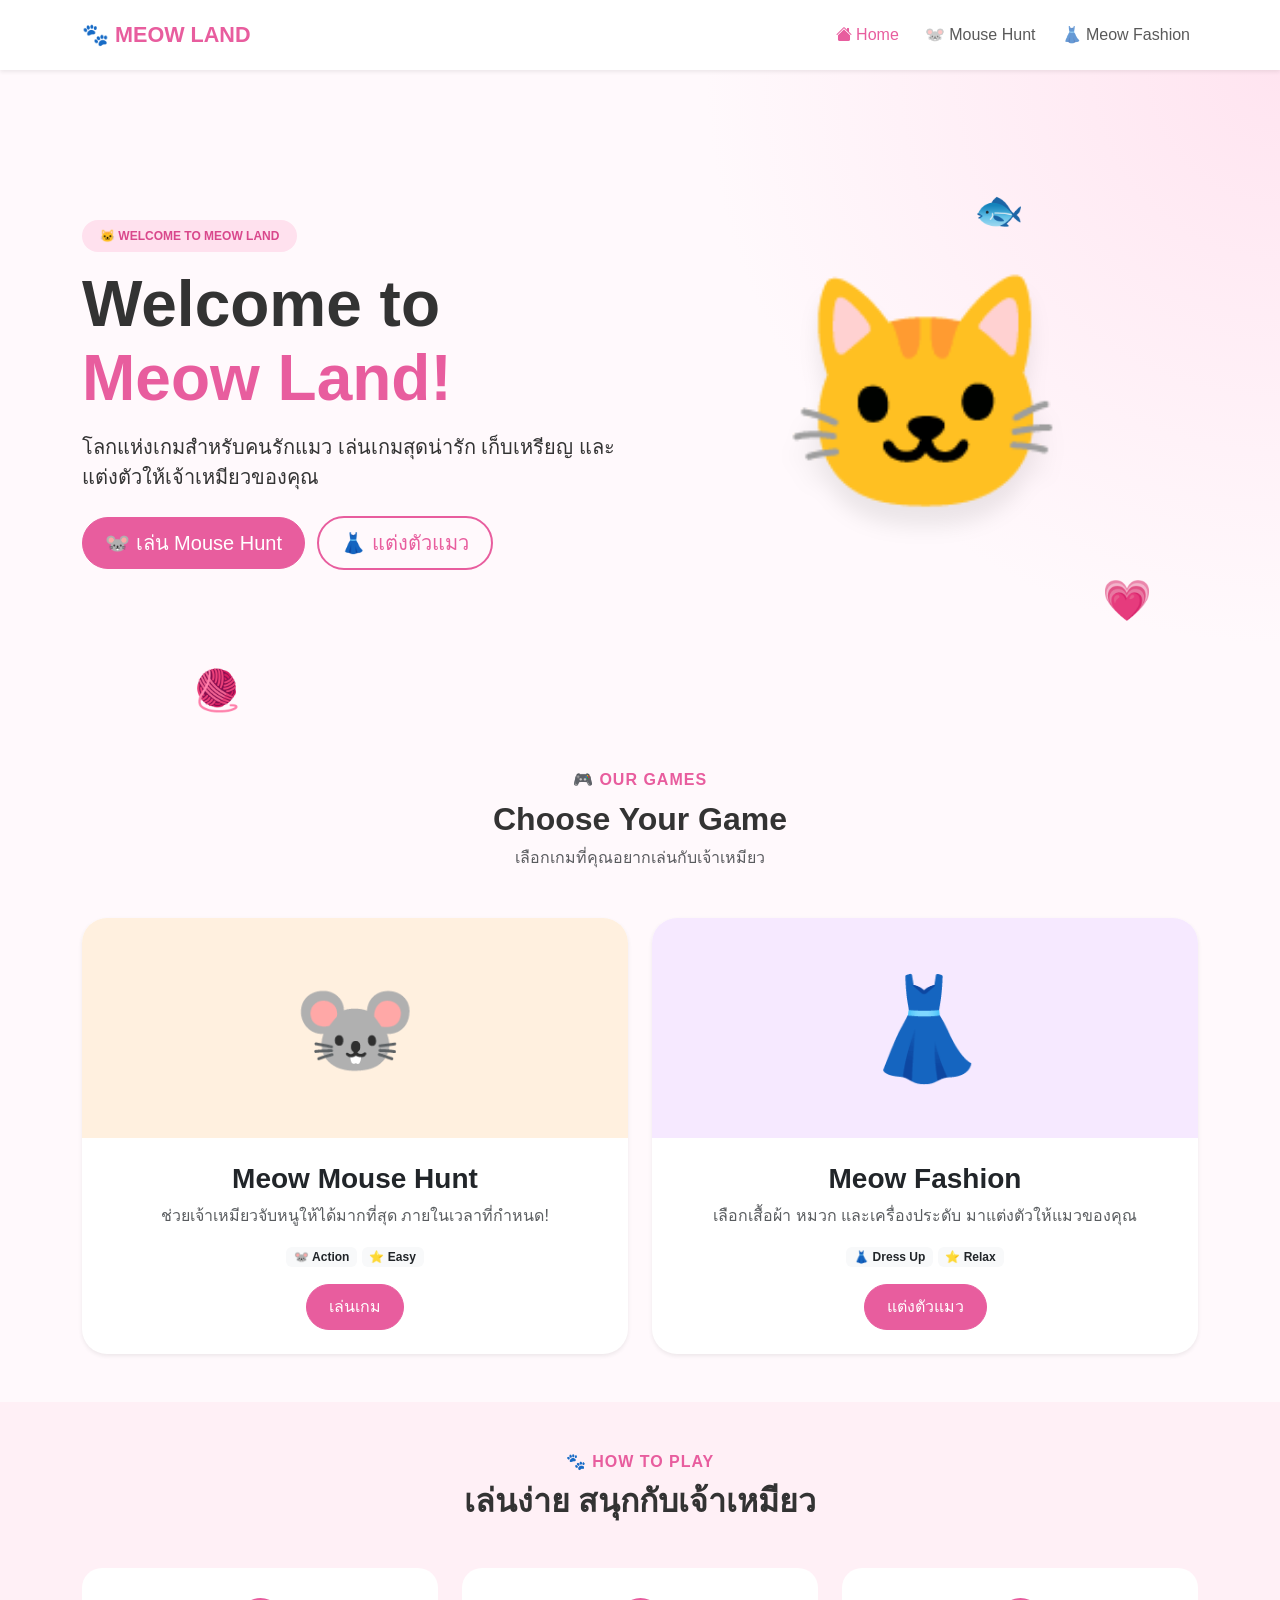
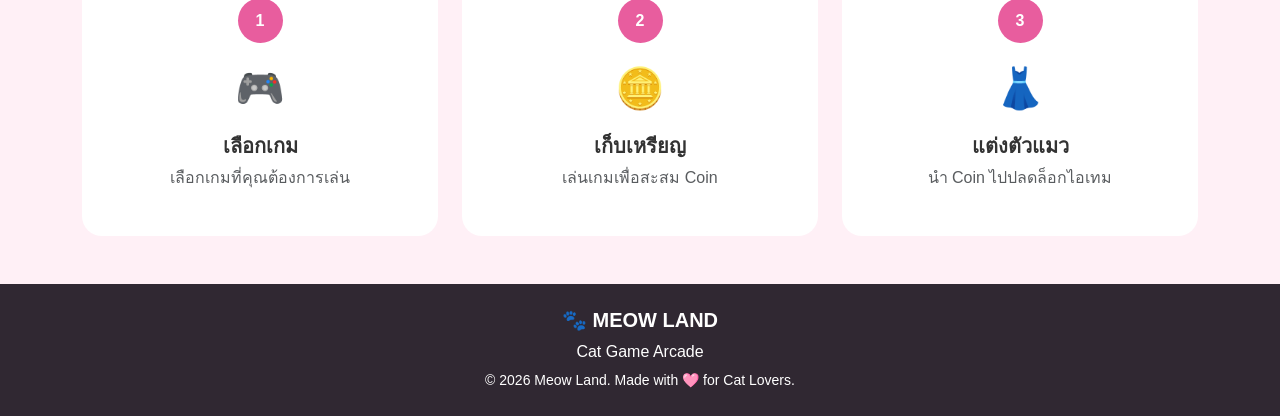
<file: Assignment 4/index.html>
<!DOCTYPE html>
<html lang="th">
<head>
    <meta charset="UTF-8">
    <meta name="viewport" content="width=device-width, initial-scale=1.0">

    <title>Meow Land | Cat Game Arcade</title>

    <!-- Bootstrap 5 CSS -->
    <link href="https://cdn.jsdelivr.net/npm/bootstrap@5.3.3/dist/css/bootstrap.min.css" rel="stylesheet">

    <!-- Bootstrap Icons -->
    <link rel="stylesheet" href="https://cdn.jsdelivr.net/npm/bootstrap-icons@1.11.3/font/bootstrap-icons.min.css">

    <!-- CSS ของเรา -->
    <link rel="stylesheet" href="style.css">
</head>

<body>

<!-- ================= NAVBAR ================= -->
<nav class="navbar navbar-expand-lg navbar-light bg-white sticky-top shadow-sm">
    <div class="container">

        <a class="navbar-brand fw-bold logo" href="index.html">
            🐾 MEOW LAND
        </a>

        <button class="navbar-toggler" type="button"
                data-bs-toggle="collapse"
                data-bs-target="#navbarNav">
            <span class="navbar-toggler-icon"></span>
        </button>

        <div class="collapse navbar-collapse" id="navbarNav">

            <ul class="navbar-nav ms-auto">

                <li class="nav-item">
                    <a class="nav-link active" href="index.html">
                        <i class="bi bi-house-fill"></i> Home
                    </a>
                </li>

                <li class="nav-item">
                    <a class="nav-link" href="mouse-hunt.html">
                        🐭 Mouse Hunt
                    </a>
                </li>

                <li class="nav-item">
                    <a class="nav-link" href="meow-fashion.html">
                        👗 Meow Fashion
                    </a>
                </li>

            </ul>

        </div>
    </div>
</nav>


<!-- ================= HERO ================= -->
<section class="hero-section">

    <div class="container">

        <div class="row align-items-center">

            <!-- ข้อความ -->
            <div class="col-lg-6 text-center text-lg-start">

                <span class="badge rounded-pill hero-badge mb-3">
                    🐱 WELCOME TO MEOW LAND
                </span>

                <h1 class="display-3 fw-bold">
                    Welcome to
                    <span class="text-pink">Meow Land!</span>
                </h1>

                <p class="lead mt-3">
                    โลกแห่งเกมสำหรับคนรักแมว
                    เล่นเกมสุดน่ารัก เก็บเหรียญ
                    และแต่งตัวให้เจ้าเหมียวของคุณ
                </p>

                <div class="mt-4">

                    <a href="mouse-hunt.html"
                       class="btn btn-pink btn-lg me-2">
                        🐭 เล่น Mouse Hunt
                    </a>

                    <a href="meow-fashion.html"
                       class="btn btn-outline-pink btn-lg">
                        👗 แต่งตัวแมว
                    </a>

                </div>

            </div>


            <!-- รูปแมว -->
            <div class="col-lg-6 text-center mt-5 mt-lg-0">

                <div class="cat-hero">
                    🐱
                </div>

                <div class="floating-item item-1">🐟</div>
                <div class="floating-item item-2">🧶</div>
                <div class="floating-item item-3">💗</div>

            </div>

        </div>

    </div>

</section>


<!-- ================= GAME SECTION ================= -->
<section class="py-5">

    <div class="container">

        <div class="text-center mb-5">

            <span class="section-label">
                🎮 OUR GAMES
            </span>

            <h2 class="fw-bold mt-2">
                Choose Your Game
            </h2>

            <p class="text-muted">
                เลือกเกมที่คุณอยากเล่นกับเจ้าเหมียว
            </p>

        </div>


        <div class="row g-4">

            <!-- GAME 1 -->
            <div class="col-md-6">

                <div class="card game-card h-100 border-0 shadow-sm">

                    <div class="game-icon mouse-icon">
                        🐭
                    </div>

                    <div class="card-body text-center p-4">

                        <h3 class="fw-bold">
                            Meow Mouse Hunt
                        </h3>

                        <p class="text-muted">
                            ช่วยเจ้าเหมียวจับหนูให้ได้มากที่สุด
                            ภายในเวลาที่กำหนด!
                        </p>

                        <div class="mb-3">
                            <span class="badge bg-light text-dark">
                                🐭 Action
                            </span>

                            <span class="badge bg-light text-dark">
                                ⭐ Easy
                            </span>
                        </div>

                        <a href="mouse-hunt.html"
                           class="btn btn-pink">
                            เล่นเกม
                        </a>

                    </div>

                </div>

            </div>


            <!-- GAME 2 -->
            <div class="col-md-6">

                <div class="card game-card h-100 border-0 shadow-sm">

                    <div class="game-icon fashion-icon">
                        👗
                    </div>

                    <div class="card-body text-center p-4">

                        <h3 class="fw-bold">
                            Meow Fashion
                        </h3>

                        <p class="text-muted">
                            เลือกเสื้อผ้า หมวก และเครื่องประดับ
                            มาแต่งตัวให้แมวของคุณ
                        </p>

                        <div class="mb-3">

                            <span class="badge bg-light text-dark">
                                👗 Dress Up
                            </span>

                            <span class="badge bg-light text-dark">
                                ⭐ Relax
                            </span>

                        </div>

                        <a href="meow-fashion.html"
                           class="btn btn-pink">
                            แต่งตัวแมว
                        </a>

                    </div>

                </div>

            </div>

        </div>

    </div>

</section>


<!-- ================= HOW TO PLAY ================= -->
<section class="how-section py-5">

    <div class="container">

        <div class="text-center mb-5">

            <span class="section-label">
                🐾 HOW TO PLAY
            </span>

            <h2 class="fw-bold mt-2">
                เล่นง่าย สนุกกับเจ้าเหมียว
            </h2>

        </div>


        <div class="row g-4 text-center">

            <div class="col-md-4">

                <div class="step-card">

                    <div class="step-number">
                        1
                    </div>

                    <div class="fs-1">
                        🎮
                    </div>

                    <h5 class="fw-bold mt-3">
                        เลือกเกม
                    </h5>

                    <p class="text-muted">
                        เลือกเกมที่คุณต้องการเล่น
                    </p>

                </div>

            </div>


            <div class="col-md-4">

                <div class="step-card">

                    <div class="step-number">
                        2
                    </div>

                    <div class="fs-1">
                        🪙
                    </div>

                    <h5 class="fw-bold mt-3">
                        เก็บเหรียญ
                    </h5>

                    <p class="text-muted">
                        เล่นเกมเพื่อสะสม Coin
                    </p>

                </div>

            </div>


            <div class="col-md-4">

                <div class="step-card">

                    <div class="step-number">
                        3
                    </div>

                    <div class="fs-1">
                        👗
                    </div>

                    <h5 class="fw-bold mt-3">
                        แต่งตัวแมว
                    </h5>

                    <p class="text-muted">
                        นำ Coin ไปปลดล็อกไอเทม
                    </p>

                </div>

            </div>

        </div>

    </div>

</section>


<!-- ================= FOOTER ================= -->
<footer class="footer py-4">

    <div class="container text-center">

        <h5 class="fw-bold">
            🐾 MEOW LAND
        </h5>

        <p class="mb-1">
            Cat Game Arcade
        </p>

        <small>
            © 2026 Meow Land. Made with 🩷 for Cat Lovers.
        </small>

    </div>

</footer>


<!-- Bootstrap 5 JS -->
<script src="https://cdn.jsdelivr.net/npm/bootstrap@5.3.3/dist/js/bootstrap.bundle.min.js"></script>

</body>
</html>
</file>
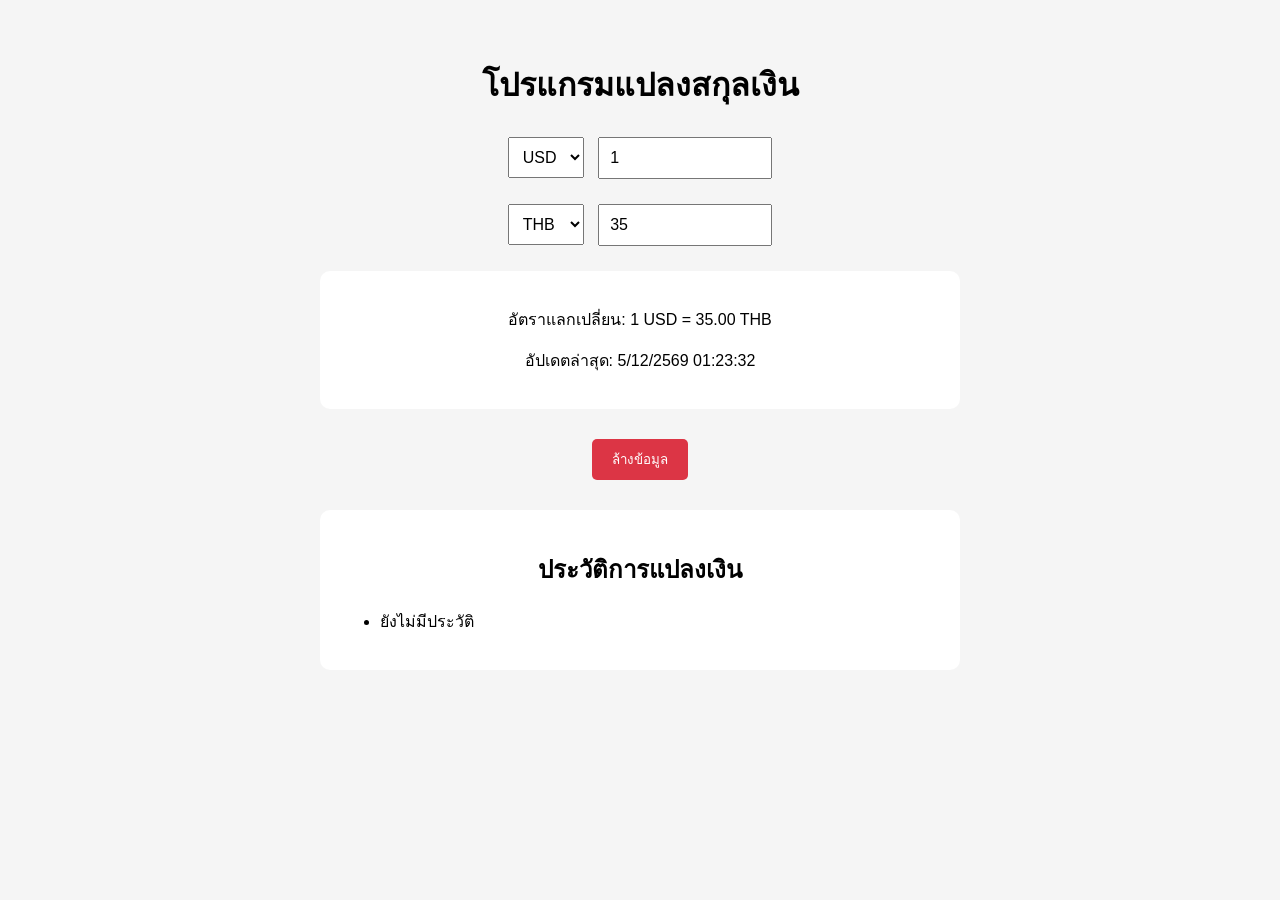
<file: money.html>
<!DOCTYPE html>
<html lang="th">
<head>
    <meta charset="UTF-8">
    <meta name="viewport" content="width=device-width, initial-scale=1.0">
    <title>โปรแกรมแปลงสกุลเงิน</title>

    <style>
        body {
            font-family: Arial, sans-serif;
            text-align: center;
            background-color: #f5f5f5;
            padding: 30px;
        }

        .currency {
            margin: 15px;
        }

        select,
        input {
            padding: 10px;
            font-size: 16px;
            margin: 5px;
        }

        input {
            width: 150px;
        }

        button {
            padding: 10px 20px;
            margin: 10px;
            cursor: pointer;
            border: none;
            border-radius: 5px;
            background-color: #dc3545;
            color: white;
        }

        button:hover {
            background-color: #c82333;
        }

        .box {
            background: white;
            padding: 20px;
            margin: 20px auto;
            max-width: 600px;
            border-radius: 10px;
        }

        #history-list {
            text-align: left;
        }
    </style>
</head>

<body>

    <h1>โปรแกรมแปลงสกุลเงิน</h1>

    <!-- ช่องที่ 1 -->
    <div class="currency">
        <select id="currency-one">
            <option value="USD">USD</option>
            <option value="THB">THB</option>
            <option value="EUR">EUR</option>
        </select>

        <input
            type="number"
            id="amount-one"
            value="1"
            min="0"
        >
    </div>


    <!-- ช่องที่ 2 -->
    <div class="currency">
        <select id="currency-two">
            <option value="USD">USD</option>
            <option value="THB" selected>THB</option>
            <option value="EUR">EUR</option>
        </select>

        <input
            type="number"
            id="amount-two"
            value="35"
            min="0"
        >
    </div>


    <!-- ข้อ 4 แสดงอัตราแลกเปลี่ยน -->
    <div class="box">

        <p id="rate">
            อัตราแลกเปลี่ยน: 1 USD = 35 THB
        </p>

        <p id="updated-time">
            อัปเดตล่าสุด: -
        </p>

    </div>


    <!-- ข้อ 3 ปุ่มล้างข้อมูล -->
    <button id="reset-btn">
        ล้างข้อมูล
    </button>


    <!-- ข้อ 2 ประวัติ -->
    <div class="box">

        <h2>ประวัติการแปลงเงิน</h2>

        <ul id="history-list"></ul>

    </div>


    <script>

        // =========================
        // ตัวแปร
        // =========================

        const currencyOne =
            document.getElementById("currency-one");

        const currencyTwo =
            document.getElementById("currency-two");

        const amountOne =
            document.getElementById("amount-one");

        const amountTwo =
            document.getElementById("amount-two");

        const rateText =
            document.getElementById("rate");

        const updatedTime =
            document.getElementById("updated-time");

        const resetBtn =
            document.getElementById("reset-btn");

        const historyList =
            document.getElementById("history-list");


        // =========================
        // อัตราแลกเปลี่ยน
        // 1 USD = 35 THB
        // =========================

        const rates = {
            USD: 1,
            THB: 35,
            EUR: 0.92
        };


        // =========================
        // หาค่าอัตราแลกเปลี่ยน
        // =========================

        function getRate(from, to) {

            return rates[to] / rates[from];

        }


        // =========================
        // ข้อ 1
        // amount-one → amount-two
        // =========================

        function calculateFromOne() {

            const from = currencyOne.value;
            const to = currencyTwo.value;

            const amount = Number(amountOne.value);

            if (amountOne.value === "") {

                amountTwo.value = "";

                return;
            }

            const rate = getRate(from, to);

            const result = amount * rate;

            amountTwo.value = result.toFixed(2);

            updateRate(from, to);

            saveHistory(
                amount,
                from,
                result,
                to
            );
        }


        // =========================
        // ข้อ 1
        // amount-two → amount-one
        // =========================

        function calculateFromTwo() {

            const from = currencyOne.value;
            const to = currencyTwo.value;

            const amount = Number(amountTwo.value);

            if (amountTwo.value === "") {

                amountOne.value = "";

                return;
            }

            const rate = getRate(to, from);

            const result = amount * rate;

            amountOne.value = result.toFixed(2);

            updateRate(from, to);

            saveHistory(
                result,
                from,
                amount,
                to
            );
        }


        // =========================
        // ข้อ 4
        // แสดงอัตราและเวลาล่าสุด
        // =========================

        function updateRate(from, to) {

            const rate = getRate(from, to);

            rateText.textContent =
                `อัตราแลกเปลี่ยน: 1 ${from} = ${rate.toFixed(2)} ${to}`;

            const now = new Date();

            updatedTime.textContent =
                `อัปเดตล่าสุด: ${now.toLocaleString("th-TH")}`;
        }


        // =========================
        // ข้อ 2
        // บันทึกประวัติ
        // =========================

        function saveHistory(
            amountFrom,
            currencyFrom,
            amountTo,
            currencyTo
        ) {

            let history =
                JSON.parse(
                    localStorage.getItem("currencyHistory")
                ) || [];


            const item = {

                amountFrom: amountFrom,

                currencyFrom: currencyFrom,

                amountTo: amountTo,

                currencyTo: currencyTo,

                time: new Date().toLocaleString("th-TH")
            };


            // เพิ่มรายการใหม่ด้านบน
            history.unshift(item);


            // เก็บแค่ 10 รายการล่าสุด
            history = history.slice(0, 10);


            localStorage.setItem(
                "currencyHistory",
                JSON.stringify(history)
            );


            showHistory();
        }


        // =========================
        // แสดงประวัติ
        // =========================

        function showHistory() {

            const history =
                JSON.parse(
                    localStorage.getItem("currencyHistory")
                ) || [];


            historyList.innerHTML = "";


            if (history.length === 0) {

                const li =
                    document.createElement("li");

                li.textContent =
                    "ยังไม่มีประวัติ";

                historyList.appendChild(li);

                return;
            }


            history.forEach(function(item) {

                const li =
                    document.createElement("li");

                li.textContent =
                    `${Number(item.amountFrom).toFixed(2)} ` +
                    `${item.currencyFrom} → ` +
                    `${Number(item.amountTo).toFixed(2)} ` +
                    `${item.currencyTo} ` +
                    `(${item.time})`;

                historyList.appendChild(li);

            });
        }


        // =========================
        // ข้อ 3
        // ล้างข้อมูล
        // กลับเป็น 1 USD = 35 THB
        // =========================

        resetBtn.addEventListener(
            "click",
            function() {

                currencyOne.value = "USD";

                currencyTwo.value = "THB";

                amountOne.value = "1";

                amountTwo.value = "35";

                updateRate("USD", "THB");

            }
        );


        // =========================
        // กรอกช่อง amount-one
        // =========================

        amountOne.addEventListener(
            "input",
            function() {

                calculateFromOne();

            }
        );


        // =========================
        // กรอกช่อง amount-two
        // =========================

        amountTwo.addEventListener(
            "input",
            function() {

                calculateFromTwo();

            }
        );


        // =========================
        // เปลี่ยนสกุลเงินช่องแรก
        // =========================

        currencyOne.addEventListener(
            "change",
            function() {

                calculateFromOne();

            }
        );


        // =========================
        // เปลี่ยนสกุลเงินช่องสอง
        // =========================

        currencyTwo.addEventListener(
            "change",
            function() {

                calculateFromOne();

            }
        );


        // =========================
        // เริ่มต้นโปรแกรม
        // =========================

        updateRate("USD", "THB");

        showHistory();

    </script>

</body>
</html>
</file>
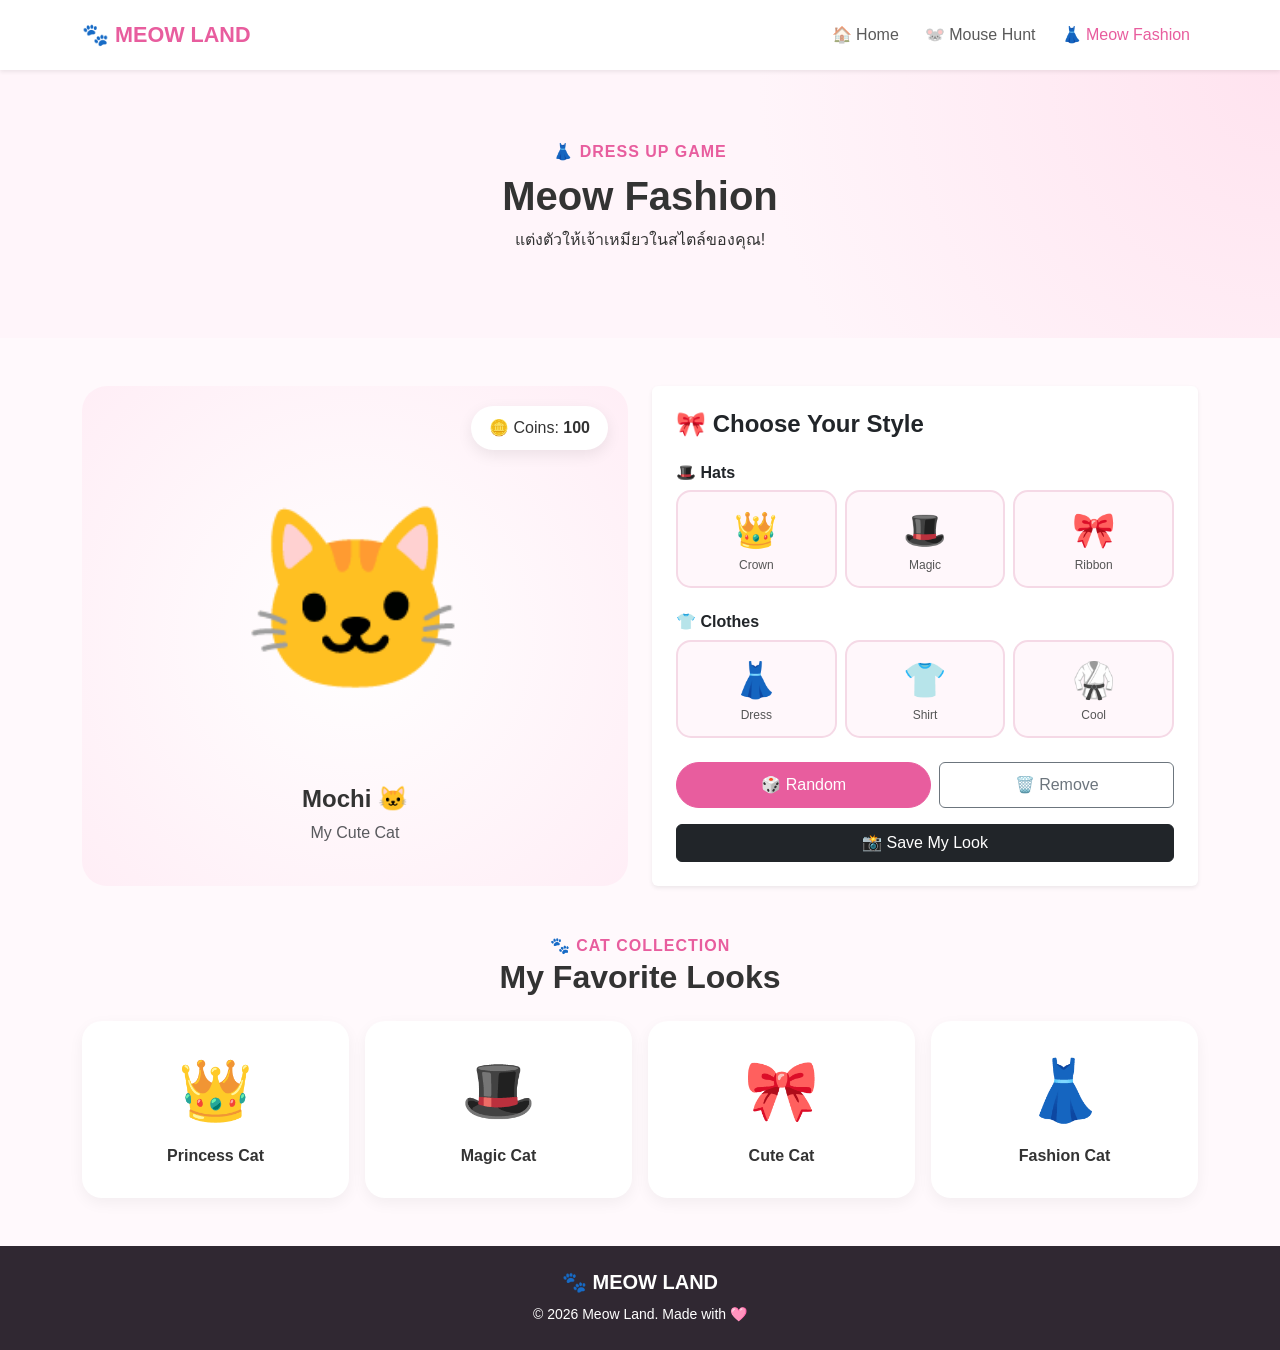
<file: Assignment 4/meow-fashion.html>
<!DOCTYPE html>
<html lang="th">

<head>

    <meta charset="UTF-8">

    <meta name="viewport"
          content="width=device-width, initial-scale=1.0">

    <title>Meow Fashion | Meow Land</title>


    <!-- Bootstrap 5 -->
    <link href="https://cdn.jsdelivr.net/npm/bootstrap@5.3.3/dist/css/bootstrap.min.css"
          rel="stylesheet">


    <link rel="stylesheet"
          href="https://cdn.jsdelivr.net/npm/bootstrap-icons@1.11.3/font/bootstrap-icons.min.css">


    <!-- CSS -->
    <link rel="stylesheet"
          href="style.css">

</head>


<body>


<!-- ================= NAVBAR ================= -->

<nav class="navbar navbar-expand-lg navbar-light bg-white sticky-top shadow-sm">

    <div class="container">

        <a class="navbar-brand fw-bold logo"
           href="index.html">

            🐾 MEOW LAND

        </a>


        <button class="navbar-toggler"
                data-bs-toggle="collapse"
                data-bs-target="#navbarNav">

            <span class="navbar-toggler-icon"></span>

        </button>


        <div class="collapse navbar-collapse"
             id="navbarNav">

            <ul class="navbar-nav ms-auto">

                <li class="nav-item">

                    <a class="nav-link"
                       href="index.html">

                        🏠 Home

                    </a>

                </li>


                <li class="nav-item">

                    <a class="nav-link"
                       href="mouse-hunt.html">

                        🐭 Mouse Hunt

                    </a>

                </li>


                <li class="nav-item">

                    <a class="nav-link active"
                       href="meow-fashion.html">

                        👗 Meow Fashion

                    </a>

                </li>

            </ul>

        </div>

    </div>

</nav>



<!-- ================= HEADER ================= -->

<section class="game-header">

    <div class="container text-center">

        <span class="section-label">
            👗 DRESS UP GAME
        </span>

        <h1 class="fw-bold mt-2">
            Meow Fashion
        </h1>

        <p>
            แต่งตัวให้เจ้าเหมียวในสไตล์ของคุณ!
        </p>

    </div>

</section>



<!-- ================= FASHION GAME ================= -->

<section class="py-5">

    <div class="container">

        <div class="row g-4 align-items-center">


            <!-- CAT PREVIEW -->

            <div class="col-lg-6">

                <div class="cat-preview">

                    <div class="coin-display">

                        🪙 Coins:
                        <strong id="fashionCoins">
                            100
                        </strong>

                    </div>


                    <div class="cat-character">

                        <div id="hat"
                             class="cat-item">
                        </div>


                        <div id="catBody">

                            🐱

                        </div>


                        <div id="outfit"
                             class="cat-item">

                        </div>

                    </div>


                    <h4 class="fw-bold mt-4"
                        id="catName">

                        Mochi 🐱

                    </h4>


                    <p class="text-muted">

                        My Cute Cat

                    </p>

                </div>

            </div>



            <!-- ITEMS -->

            <div class="col-lg-6">

                <div class="card border-0 shadow-sm">

                    <div class="card-body p-4">

                        <h4 class="fw-bold mb-4">

                            🎀 Choose Your Style

                        </h4>


                        <!-- HATS -->

                        <h6 class="fw-bold">

                            🎩 Hats

                        </h6>


                        <div class="row g-2 mb-4">

                            <div class="col-4">

                                <button class="item-btn"
                                        onclick="wearItem('hat','👑')">

                                    👑
                                    <small>Crown</small>

                                </button>

                            </div>


                            <div class="col-4">

                                <button class="item-btn"
                                        onclick="wearItem('hat','🎩')">

                                    🎩
                                    <small>Magic</small>

                                </button>

                            </div>


                            <div class="col-4">

                                <button class="item-btn"
                                        onclick="wearItem('hat','🎀')">

                                    🎀
                                    <small>Ribbon</small>

                                </button>

                            </div>

                        </div>



                        <!-- CLOTHES -->

                        <h6 class="fw-bold">

                            👕 Clothes

                        </h6>


                        <div class="row g-2 mb-4">

                            <div class="col-4">

                                <button class="item-btn"
                                        onclick="wearItem('outfit','👗')">

                                    👗
                                    <small>Dress</small>

                                </button>

                            </div>


                            <div class="col-4">

                                <button class="item-btn"
                                        onclick="wearItem('outfit','👕')">

                                    👕
                                    <small>Shirt</small>

                                </button>

                            </div>


                            <div class="col-4">

                                <button class="item-btn"
                                        onclick="wearItem('outfit','🥋')">

                                    🥋
                                    <small>Cool</small>

                                </button>

                            </div>

                        </div>



                        <!-- BUTTON -->

                        <div class="d-flex gap-2">

                            <button class="btn btn-pink flex-fill"
                                    onclick="randomOutfit()">

                                🎲 Random

                            </button>


                            <button class="btn btn-outline-secondary flex-fill"
                                    onclick="removeOutfit()">

                                🗑️ Remove

                            </button>

                        </div>


                        <button class="btn btn-dark w-100 mt-3"
                                onclick="saveLook()">

                            📸 Save My Look

                        </button>

                    </div>

                </div>

            </div>

        </div>


        <!-- ================= COLLECTION ================= -->

        <div class="mt-5">

            <div class="text-center mb-4">

                <span class="section-label">
                    🐾 CAT COLLECTION
                </span>

                <h2 class="fw-bold">
                    My Favorite Looks
                </h2>

            </div>


            <div class="row g-3">


                <div class="col-6 col-md-3">

                    <div class="collection-card">

                        <div>
                            👑
                        </div>

                        <h6 class="fw-bold">
                            Princess Cat
                        </h6>

                    </div>

                </div>


                <div class="col-6 col-md-3">

                    <div class="collection-card">

                        <div>
                            🎩
                        </div>

                        <h6 class="fw-bold">
                            Magic Cat
                        </h6>

                    </div>

                </div>


                <div class="col-6 col-md-3">

                    <div class="collection-card">

                        <div>
                            🎀
                        </div>

                        <h6 class="fw-bold">
                            Cute Cat
                        </h6>

                    </div>

                </div>


                <div class="col-6 col-md-3">

                    <div class="collection-card">

                        <div>
                            👗
                        </div>

                        <h6 class="fw-bold">
                            Fashion Cat
                        </h6>

                    </div>

                </div>


            </div>

        </div>

    </div>

</section>



<!-- FOOTER -->

<footer class="footer py-4">

    <div class="container text-center">

        <h5 class="fw-bold">
            🐾 MEOW LAND
        </h5>

        <small>
            © 2026 Meow Land. Made with 🩷
        </small>

    </div>

</footer>



<!-- Bootstrap JS -->

<script src="https://cdn.jsdelivr.net/npm/bootstrap@5.3.3/dist/js/bootstrap.bundle.min.js"></script>


<!-- JavaScript -->

<script src="script.js"></script>

</body>

</html>
</file>
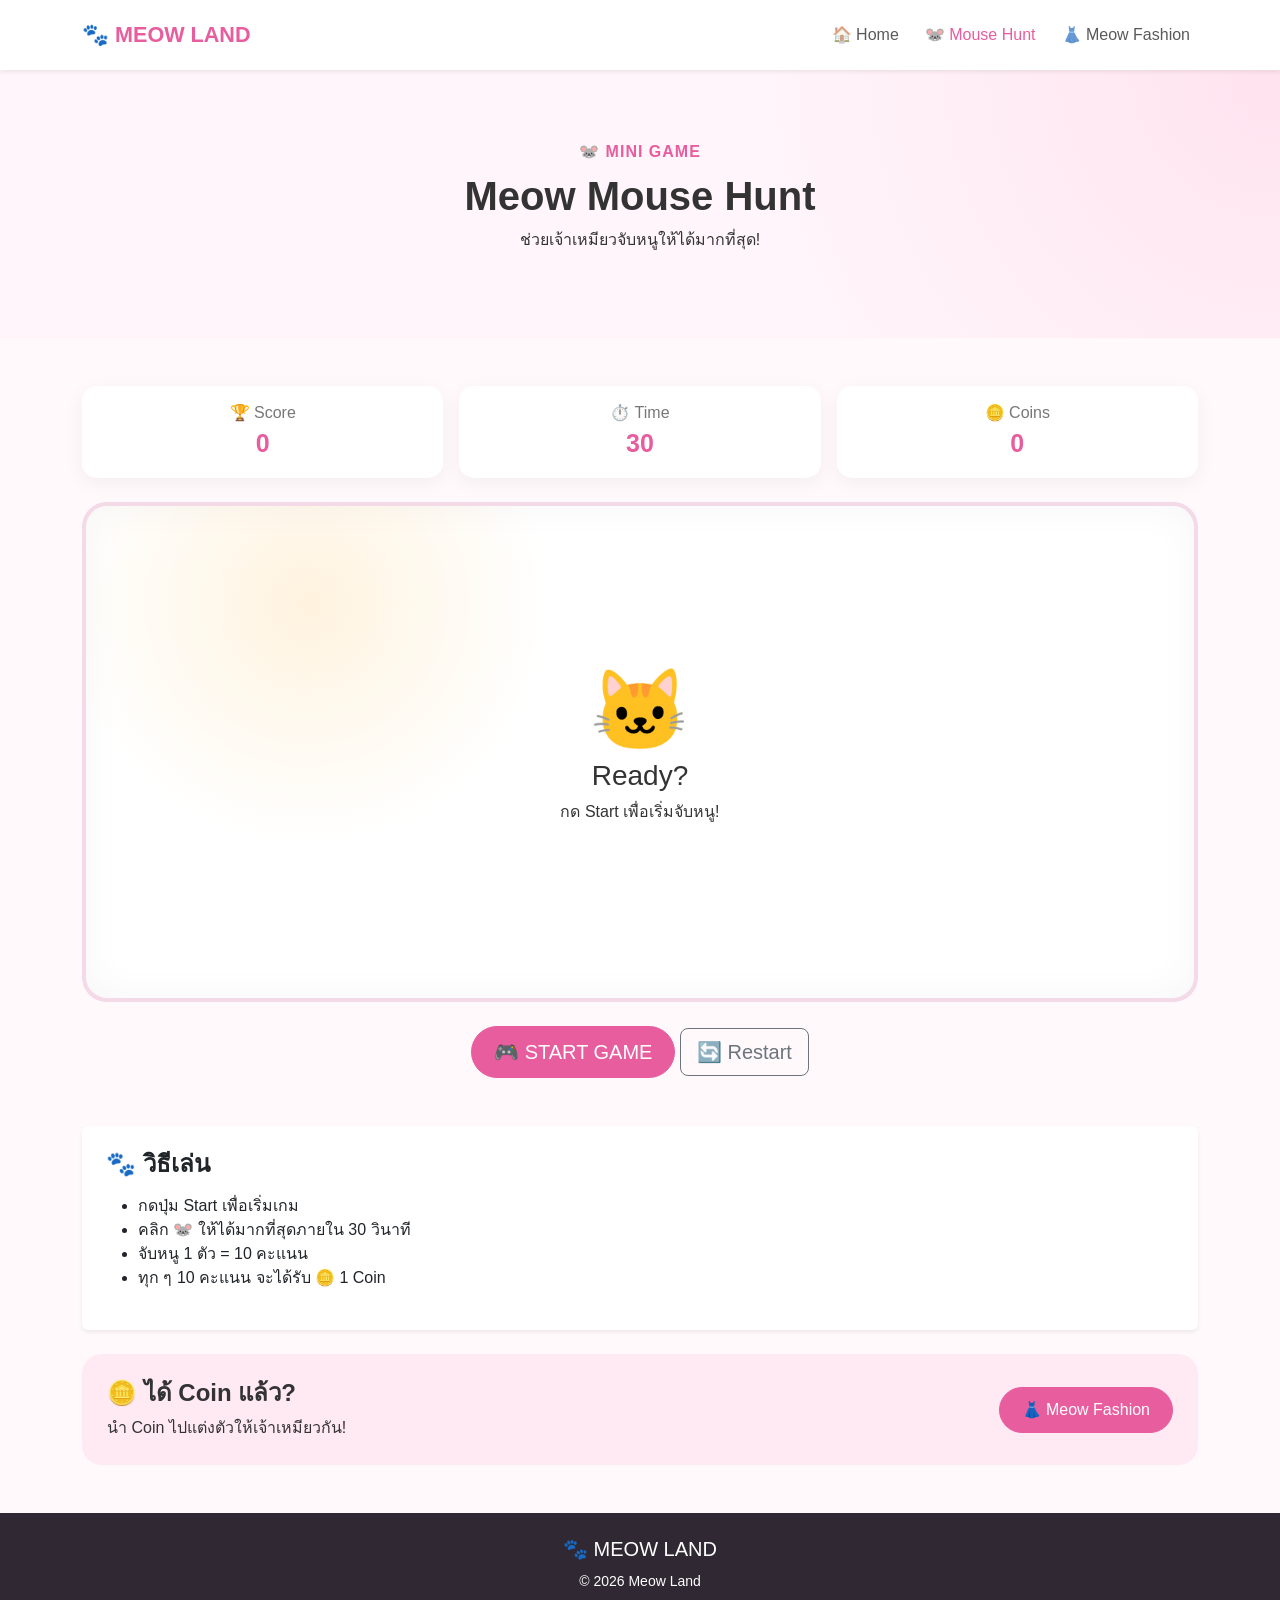
<file: Assignment 4/mouse-hunt.html>
<!DOCTYPE html>
<html lang="th">
<head>

    <meta charset="UTF-8">
    <meta name="viewport" content="width=device-width, initial-scale=1.0">

    <title>Mouse Hunt | Meow Land</title>

    <!-- Bootstrap 5 -->
    <link href="https://cdn.jsdelivr.net/npm/bootstrap@5.3.3/dist/css/bootstrap.min.css" rel="stylesheet">

    <link rel="stylesheet" href="https://cdn.jsdelivr.net/npm/bootstrap-icons@1.11.3/font/bootstrap-icons.min.css">

    <!-- CSS -->
    <link rel="stylesheet" href="style.css">

</head>

<body>


<!-- ================= NAVBAR ================= -->
<nav class="navbar navbar-expand-lg navbar-light bg-white sticky-top shadow-sm">

    <div class="container">

        <a class="navbar-brand fw-bold logo" href="index.html">
            🐾 MEOW LAND
        </a>

        <button class="navbar-toggler"
                data-bs-toggle="collapse"
                data-bs-target="#navbarNav">

            <span class="navbar-toggler-icon"></span>

        </button>


        <div class="collapse navbar-collapse" id="navbarNav">

            <ul class="navbar-nav ms-auto">

                <li class="nav-item">
                    <a class="nav-link" href="index.html">
                        🏠 Home
                    </a>
                </li>

                <li class="nav-item">
                    <a class="nav-link active" href="mouse-hunt.html">
                        🐭 Mouse Hunt
                    </a>
                </li>

                <li class="nav-item">
                    <a class="nav-link" href="meow-fashion.html">
                        👗 Meow Fashion
                    </a>
                </li>

            </ul>

        </div>

    </div>

</nav>


<!-- ================= GAME HEADER ================= -->
<section class="game-header">

    <div class="container text-center">

        <span class="section-label">
            🐭 MINI GAME
        </span>

        <h1 class="fw-bold mt-2">
            Meow Mouse Hunt
        </h1>

        <p>
            ช่วยเจ้าเหมียวจับหนูให้ได้มากที่สุด!
        </p>

    </div>

</section>


<!-- ================= GAME ================= -->
<section class="py-5">

    <div class="container">

        <!-- STATUS -->
        <div class="row g-3 mb-4">

            <div class="col-4">

                <div class="status-box">
                    <span>🏆 Score</span>
                    <strong id="score">0</strong>
                </div>

            </div>


            <div class="col-4">

                <div class="status-box">
                    <span>⏱️ Time</span>
                    <strong id="time">30</strong>
                </div>

            </div>


            <div class="col-4">

                <div class="status-box">
                    <span>🪙 Coins</span>
                    <strong id="coins">0</strong>
                </div>

            </div>

        </div>


        <!-- GAME AREA -->
        <div class="game-area" id="gameArea">

            <div class="game-message" id="gameMessage">

                <div class="display-1">
                    🐱
                </div>

                <h3>
                    Ready?
                </h3>

                <p>
                    กด Start เพื่อเริ่มจับหนู!
                </p>

            </div>


            <!-- MOUSE -->
            <button class="mouse-target"
                    id="mouseTarget">
                🐭
            </button>

        </div>


        <!-- BUTTON -->
        <div class="text-center mt-4">

            <button class="btn btn-pink btn-lg"
                    id="startGame">

                🎮 START GAME

            </button>

            <button class="btn btn-outline-secondary btn-lg"
                    onclick="location.reload()">

                🔄 Restart

            </button>

        </div>


        <!-- HOW TO PLAY -->
        <div class="card border-0 shadow-sm mt-5">

            <div class="card-body p-4">

                <h4 class="fw-bold">
                    🐾 วิธีเล่น
                </h4>

                <ul class="mt-3">

                    <li>
                        กดปุ่ม Start เพื่อเริ่มเกม
                    </li>

                    <li>
                        คลิก 🐭 ให้ได้มากที่สุดภายใน 30 วินาที
                    </li>

                    <li>
                        จับหนู 1 ตัว = 10 คะแนน
                    </li>

                    <li>
                        ทุก ๆ 10 คะแนน จะได้รับ 🪙 1 Coin
                    </li>

                </ul>

            </div>

        </div>


        <!-- GO TO FASHION -->
        <div class="fashion-banner mt-4">

            <div>

                <h4 class="fw-bold">
                    🪙 ได้ Coin แล้ว?
                </h4>

                <p class="mb-0">
                    นำ Coin ไปแต่งตัวให้เจ้าเหมียวกัน!
                </p>

            </div>

            <a href="meow-fashion.html"
               class="btn btn-pink">

                👗 Meow Fashion

            </a>

        </div>

    </div>

</section>


<!-- FOOTER -->
<footer class="footer py-4">

    <div class="container text-center">

        <h5>
            🐾 MEOW LAND
        </h5>

        <small>
            © 2026 Meow Land
        </small>

    </div>

</footer>


<script src="https://cdn.jsdelivr.net/npm/bootstrap@5.3.3/dist/js/bootstrap.bundle.min.js"></script>

<script src="script.js"></script>

</body>
</html>
</file>
<file: Assignment 4/style.css>
/* ================================
   GENERAL
================================ */

body {
    font-family: "Segoe UI", Tahoma, sans-serif;
    background: #fff9fc;
    color: #333;
}

.logo {
    color: #e85d9e !important;
    font-size: 1.35rem;
}

.text-pink {
    color: #e85d9e;
}


/* ================================
   NAVBAR
================================ */

.navbar {
    min-height: 70px;
}

.nav-link {
    margin-left: 10px;
    font-weight: 500;
}

.nav-link:hover,
.nav-link.active {
    color: #e85d9e !important;
}


/* ================================
   BUTTON
================================ */

.btn-pink {
    background: #e85d9e;
    border-color: #e85d9e;
    color: white;
    border-radius: 50px;
    padding: 10px 22px;
}

.btn-pink:hover {
    background: #d9488c;
    border-color: #d9488c;
    color: white;
    transform: translateY(-2px);
}

.btn-outline-pink {
    color: #e85d9e;
    border: 2px solid #e85d9e;
    border-radius: 50px;
    padding: 10px 22px;
}

.btn-outline-pink:hover {
    background: #e85d9e;
    color: white;
}


/* ================================
   HERO
================================ */

.hero-section {
    min-height: 650px;
    display: flex;
    align-items: center;

    background:
        radial-gradient(
            circle at top right,
            #ffe4f0,
            transparent 40%
        ),
        #fff9fc;

    overflow: hidden;
}

.hero-badge {
    background: #ffe1ee;
    color: #d9488c;
    padding: 10px 18px;
}

.hero-section h1 {
    line-height: 1.15;
}

.cat-hero {
    font-size: 230px;
    animation: floatCat 3s ease-in-out infinite;
    filter: drop-shadow(0 20px 10px rgba(0,0,0,0.08));
}

@keyframes floatCat {

    0%, 100% {
        transform: translateY(0);
    }

    50% {
        transform: translateY(-15px);
    }

}


/* ================================
   FLOATING ITEMS
================================ */

.cat-hero {
    position: relative;
}

.floating-item {
    position: absolute;
    font-size: 40px;
    animation: floatItem 3s infinite ease-in-out;
}

.item-1 {
    right: 20%;
    top: 20%;
}

.item-2 {
    left: 15%;
    bottom: 20%;
}

.item-3 {
    right: 10%;
    bottom: 30%;
}

@keyframes floatItem {

    0%, 100% {
        transform: translateY(0) rotate(0);
    }

    50% {
        transform: translateY(-15px) rotate(10deg);
    }

}


/* ================================
   SECTION
================================ */

.section-label {
    color: #e85d9e;
    font-weight: bold;
    letter-spacing: 1px;
}


/* ================================
   GAME CARD
================================ */

.game-card {
    border-radius: 25px;
    overflow: hidden;
    transition: 0.3s;
}

.game-card:hover {
    transform: translateY(-8px);
}

.game-icon {
    height: 220px;

    display: flex;
    justify-content: center;
    align-items: center;

    font-size: 100px;
}

.mouse-icon {
    background: #fff0df;
}

.fashion-icon {
    background: #f6e9ff;
}


/* ================================
   HOW TO PLAY
================================ */

.how-section {
    background: #fff0f6;
}

.step-card {
    background: white;
    border-radius: 20px;
    padding: 30px;
    height: 100%;
}

.step-number {
    width: 45px;
    height: 45px;

    background: #e85d9e;
    color: white;

    display: flex;
    align-items: center;
    justify-content: center;

    border-radius: 50%;

    margin: auto;
    margin-bottom: 15px;

    font-weight: bold;
}


/* ================================
   FOOTER
================================ */

.footer {
    background: #302832;
    color: white;
}


/* ================================
   GAME HEADER
================================ */

.game-header {
    padding: 70px 0;

    background:
        radial-gradient(
            circle at top right,
            #ffe3ef,
            transparent 40%
        ),
        #fff5fa;
}


/* ================================
   GAME STATUS
================================ */

.status-box {
    background: white;
    border-radius: 15px;
    padding: 15px;
    text-align: center;

    box-shadow: 0 5px 20px rgba(0,0,0,0.05);
}

.status-box span {
    display: block;
    color: #777;
}

.status-box strong {
    display: block;
    font-size: 25px;
    color: #e85d9e;
}


/* ================================
   GAME AREA
================================ */

.game-area {
    height: 500px;

    background:
        radial-gradient(
            circle at 20% 20%,
            #fff3df,
            transparent 25%
        ),
        #fff;

    border: 4px solid #f4d9e6;

    border-radius: 25px;

    position: relative;

    overflow: hidden;

    box-shadow:
        inset 0 0 40px rgba(0,0,0,0.04);
}

.game-message {
    position: absolute;

    left: 50%;
    top: 50%;

    transform: translate(-50%, -50%);

    text-align: center;

    z-index: 1;
}

.mouse-target {
    position: absolute;

    border: none;
    background: transparent;

    font-size: 55px;

    cursor: pointer;

    display: none;

    z-index: 5;

    transition: transform 0.1s;
}

.mouse-target:hover {
    transform: scale(1.2);
}


/* ================================
   FASHION BANNER
================================ */

.fashion-banner {
    background: #ffe9f2;

    border-radius: 20px;

    padding: 25px;

    display: flex;

    align-items: center;

    justify-content: space-between;

    gap: 20px;
}


/* ================================
   CAT PREVIEW
================================ */

.cat-preview {
    background:
        radial-gradient(
            circle,
            #fff,
            #ffeef6
        );

    border-radius: 25px;

    min-height: 500px;

    display: flex;

    align-items: center;

    justify-content: center;

    flex-direction: column;

    position: relative;

    overflow: hidden;
}

.coin-display {
    position: absolute;

    top: 20px;
    right: 20px;

    background: white;

    padding: 10px 18px;

    border-radius: 50px;

    box-shadow: 0 5px 15px rgba(0,0,0,0.08);
}

.cat-character {
    text-align: center;

    position: relative;

    margin-top: 30px;
}

#catBody {
    font-size: 180px;

    line-height: 1;
}

.cat-item {
    font-size: 65px;

    height: 70px;
}


/* ================================
   ITEM BUTTON
================================ */

.item-btn {
    width: 100%;

    background: #fff7fb;

    border: 2px solid #f5d9e6;

    border-radius: 15px;

    padding: 12px;

    font-size: 35px;

    transition: 0.2s;
}

.item-btn:hover {
    border-color: #e85d9e;

    background: #ffeaf3;

    transform: translateY(-3px);
}

.item-btn small {
    display: block;

    font-size: 12px;

    color: #555;
}


/* ================================
   COLLECTION
================================ */

.collection-card {
    background: white;

    border-radius: 20px;

    padding: 25px;

    text-align: center;

    box-shadow: 0 5px 15px rgba(0,0,0,0.05);

    transition: 0.3s;
}

.collection-card:hover {
    transform: translateY(-5px);
}

.collection-card div {
    font-size: 60px;

    margin-bottom: 10px;
}


/* ================================
   RESPONSIVE
================================ */

@media (max-width: 768px) {

    .hero-section {
        min-height: auto;
        padding: 80px 0;
    }

    .cat-hero {
        font-size: 150px;
    }

    .floating-item {
        display: none;
    }

    .game-area {
        height: 400px;
    }

    .fashion-banner {
        flex-direction: column;
        text-align: center;
    }

}
</file>
